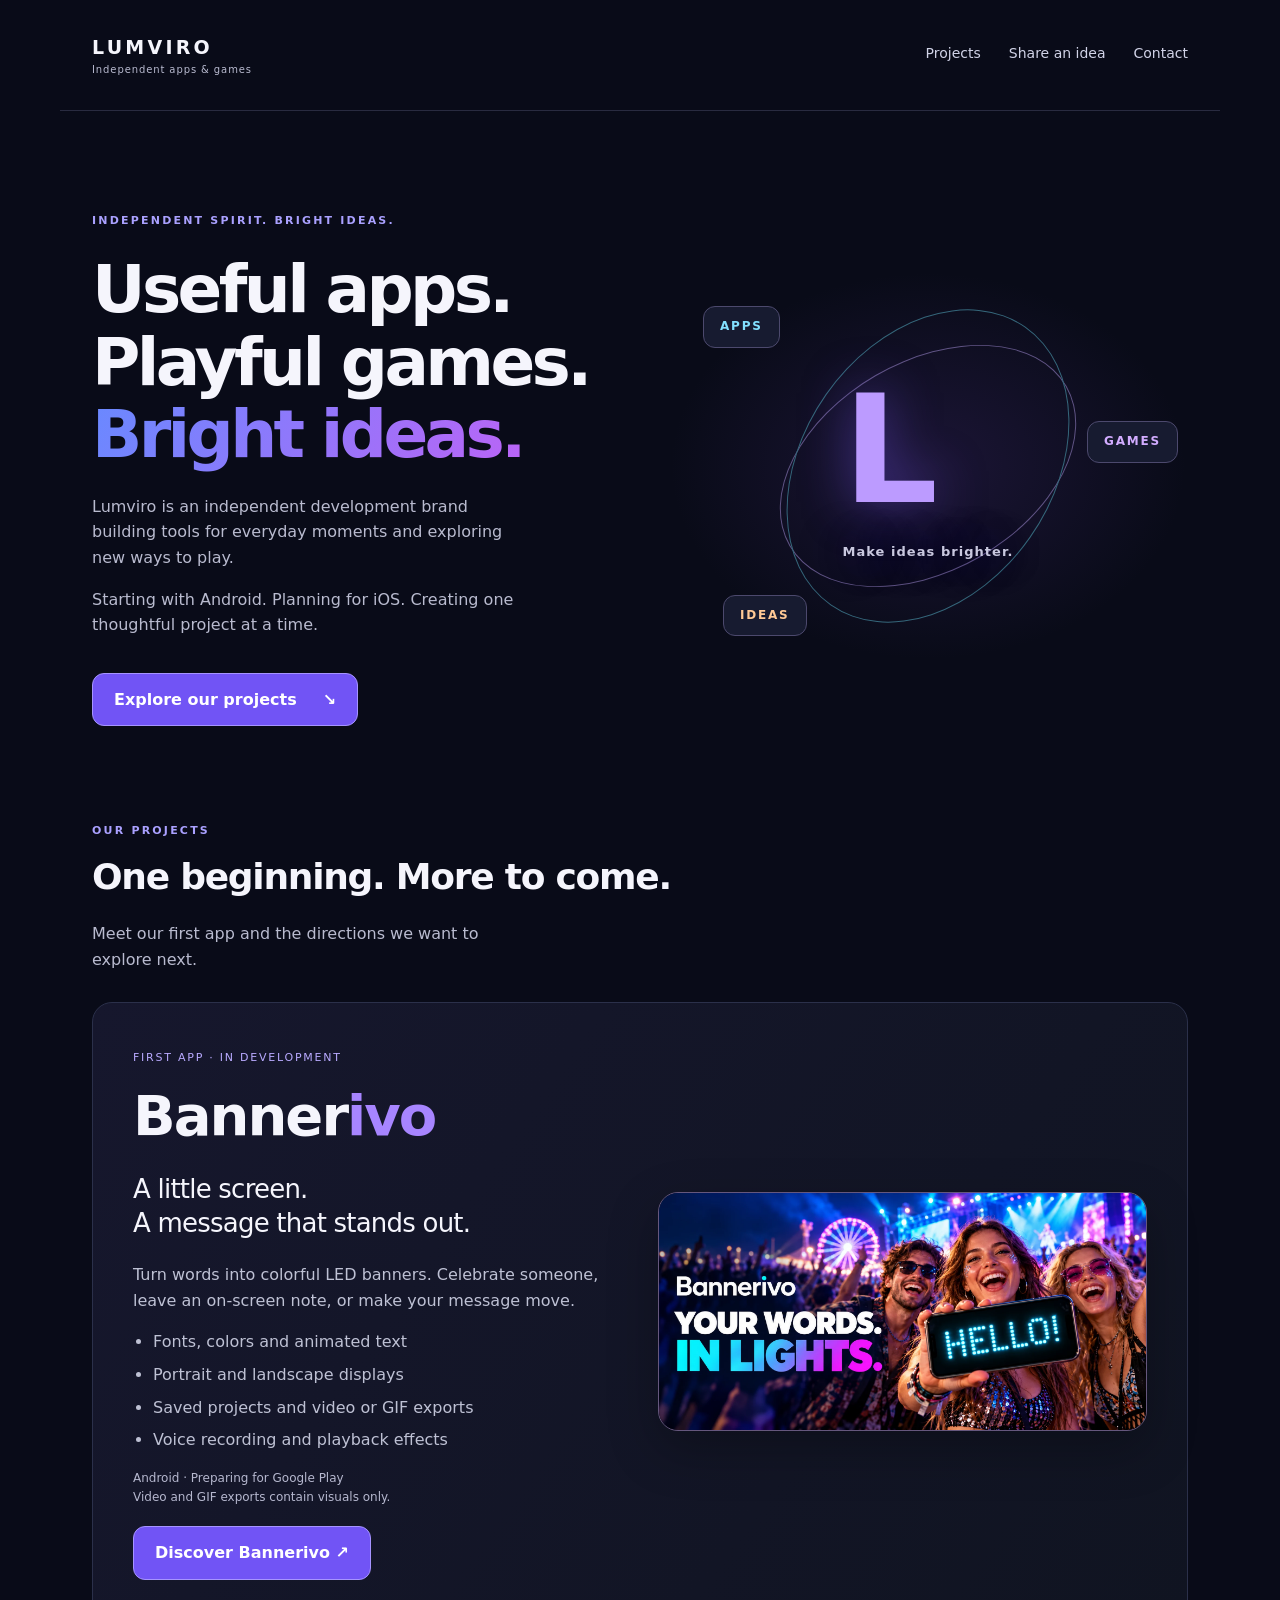
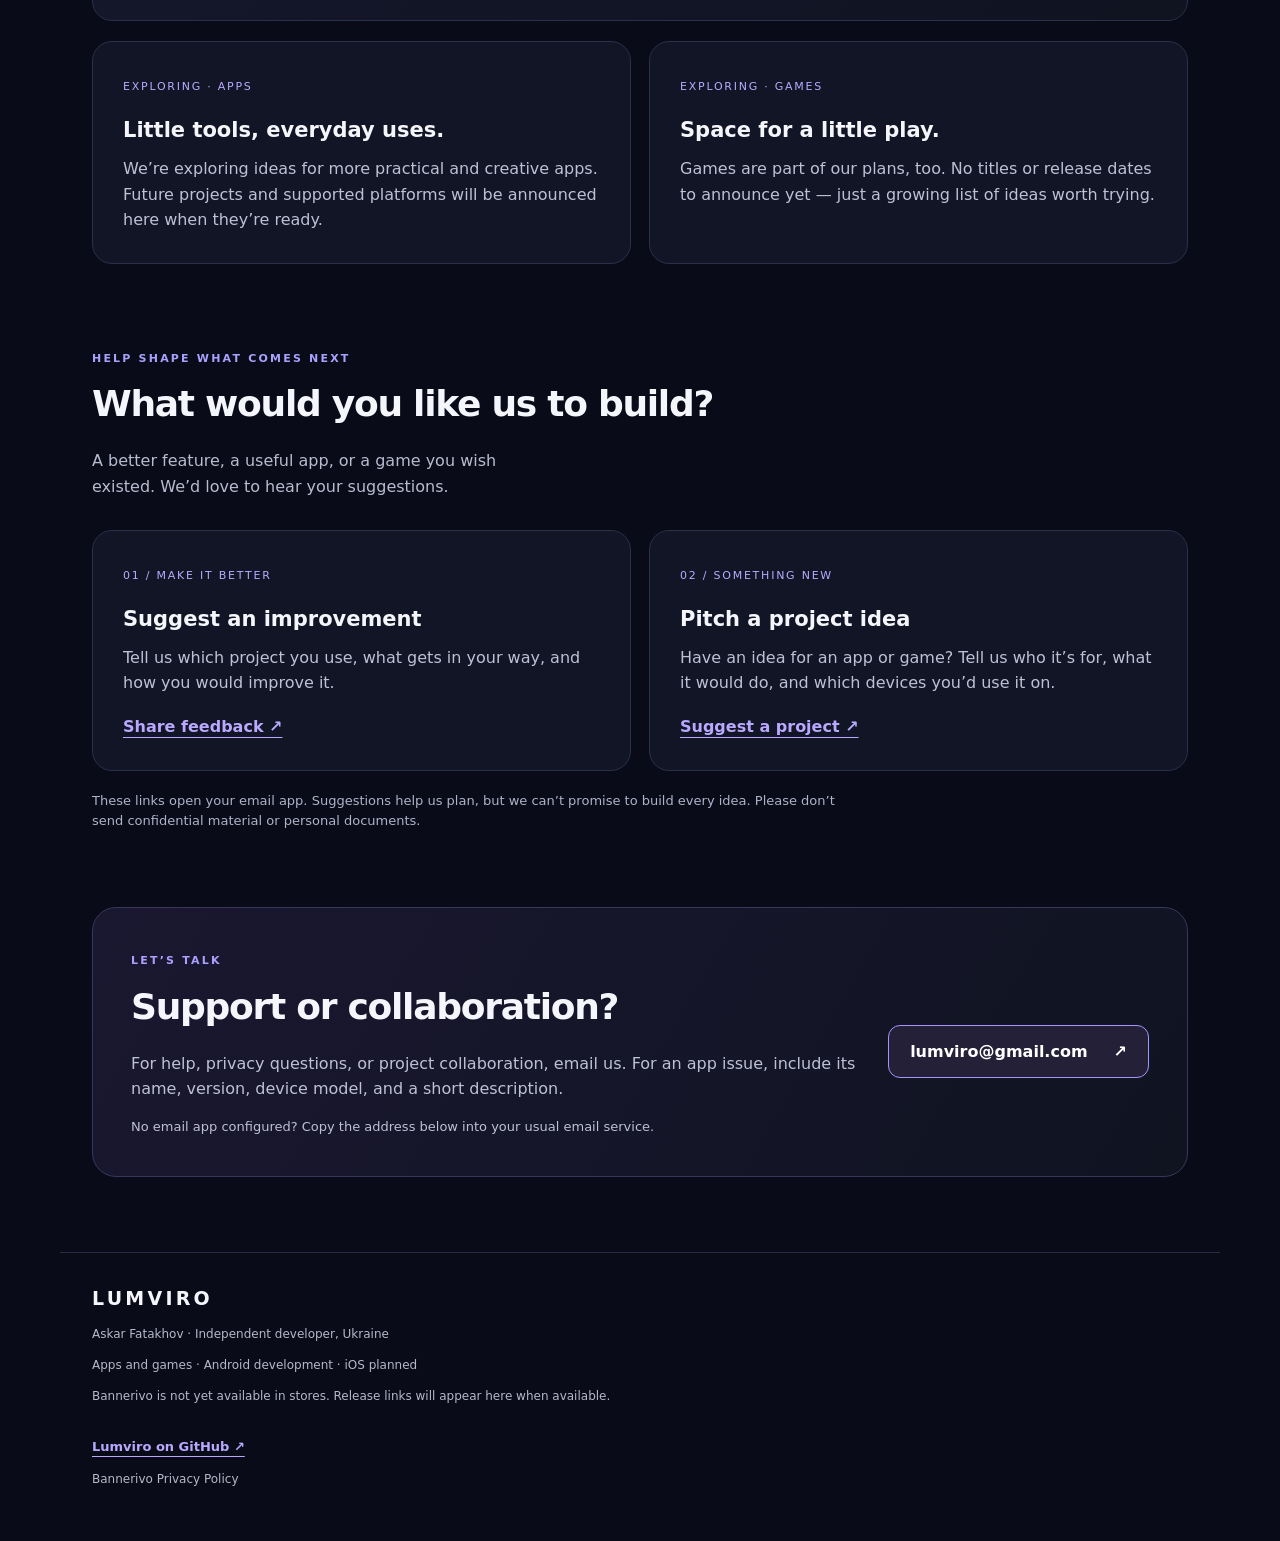
<file: index.html>
<!doctype html>
<html lang="en">
<head><meta charset="utf-8"><meta name="viewport" content="width=device-width,initial-scale=1"><meta name="description" content="Lumviro is an independent developer of apps and games. Discover Bannerivo, follow future projects, and share your ideas."><meta name="theme-color" content="#090b18"><title>Lumviro · Apps, games & bright ideas</title><link rel="icon" href="assets/lumviro.svg"><link rel="stylesheet" href="style.css"><link rel="stylesheet" href="motion.css"><script src="motion.js" defer></script></head>
<body>
<a class="skip" href="#main">Skip to content</a>
<header><a class="brand" href="#main">LUMVIRO<span>Independent apps & games</span></a><nav aria-label="Main navigation"><a href="#projects">Projects</a><a href="#ideas">Share an idea</a><a href="#support">Contact</a></nav></header>
<main id="main">
<section class="hero"><div><span class="eyebrow">INDEPENDENT SPIRIT. BRIGHT IDEAS.</span><h1>Useful apps.<br>Playful games.<br><span>Bright ideas.</span></h1><p class="copy">Lumviro is an independent development brand building tools for everyday moments and exploring new ways to play.</p><p class="copy">Starting with Android. Planning for iOS. Creating one thoughtful project at a time.</p><a class="button" href="#projects">Explore our projects <span aria-hidden="true">↘</span></a></div><div class="studio-visual" aria-hidden="true"><div class="orbit orbit-one"></div><div class="orbit orbit-two"></div><div class="monogram">L<span>Make ideas brighter.</span></div><span class="float-label label-apps">APPS</span><span class="float-label label-games">GAMES</span><span class="float-label label-ideas">IDEAS</span></div></section>
<section id="projects"><div class="section-title"><span class="eyebrow">OUR PROJECTS</span><h2>One beginning. More to come.</h2><p class="copy">Meet our first app and the directions we want to explore next.</p></div>
<article class="featured" id="bannerivo"><div><span class="number">FIRST APP · IN DEVELOPMENT</span><h2 class="product-name">Banner<span>ivo</span></h2><p class="intro">A little screen.<br>A message that stands out.</p><p>Turn words into colorful LED banners. Celebrate someone, leave an on-screen note, or make your message move.</p><ul class="features"><li>Fonts, colors and animated text</li><li>Portrait and landscape displays</li><li>Saved projects and video or GIF exports</li><li>Voice recording and playback effects</li></ul><p class="status">Android · Preparing for Google Play<br>Video and GIF exports contain visuals only.</p><a class="button" href="bannerivo.html">Discover Bannerivo ↗</a></div><a class="featured-art" href="bannerivo.html" aria-label="Discover Bannerivo"><img src="assets/bannerivo/selected-cover.webp" width="1795" height="876" alt="Bannerivo — Your words. In lights. A glowing HELLO! banner at a concert." loading="lazy" decoding="async"></a></article>
<div class="grid upcoming"><article><span class="number">EXPLORING · APPS</span><h3>Little tools, everyday uses.</h3><p>We’re exploring ideas for more practical and creative apps. Future projects and supported platforms will be announced here when they’re ready.</p></article><article><span class="number">EXPLORING · GAMES</span><h3>Space for a little play.</h3><p>Games are part of our plans, too. No titles or release dates to announce yet — just a growing list of ideas worth trying.</p></article></div>
</section>
<section class="ideas" id="ideas"><div class="section-title"><span class="eyebrow">HELP SHAPE WHAT COMES NEXT</span><h2>What would you like us to build?</h2><p class="copy">A better feature, a useful app, or a game you wish existed. We’d love to hear your suggestions.</p></div><div class="grid"><article><span class="number">01 / MAKE IT BETTER</span><h3>Suggest an improvement</h3><p>Tell us which project you use, what gets in your way, and how you would improve it.</p><a class="text-link" href="mailto:lumviro@gmail.com?subject=Product%20improvement%20idea">Share feedback ↗</a></article><article><span class="number">02 / SOMETHING NEW</span><h3>Pitch a project idea</h3><p>Have an idea for an app or game? Tell us who it’s for, what it would do, and which devices you’d use it on.</p><a class="text-link" href="mailto:lumviro@gmail.com?subject=New%20app%20or%20game%20idea">Suggest a project ↗</a></article></div><p class="note">These links open your email app. Suggestions help us plan, but we can’t promise to build every idea. Please don’t send confidential material or personal documents.</p></section>
<section class="support" id="support"><div><span class="eyebrow">LET’S TALK</span><h2>Support or collaboration?</h2><p>For help, privacy questions, or project collaboration, email us. For an app issue, include its name, version, device model, and a short description.</p><p class="note">No email app configured? Copy the address below into your usual email service.</p></div><a class="button secondary" href="mailto:lumviro@gmail.com">lumviro@gmail.com <span aria-hidden="true">↗</span></a></section>
</main><footer><div class="brand">LUMVIRO</div><p>Askar Fatakhov · Independent developer, Ukraine</p><p>Apps and games · Android development · iOS planned</p><p>Bannerivo is not yet available in stores. Release links will appear here when available.</p><a class="text-link" href="https://github.com/LUMVIRO">Lumviro on GitHub ↗</a><p><a href="privacy.html">Bannerivo Privacy Policy</a></p></footer>
</body></html>
</file>
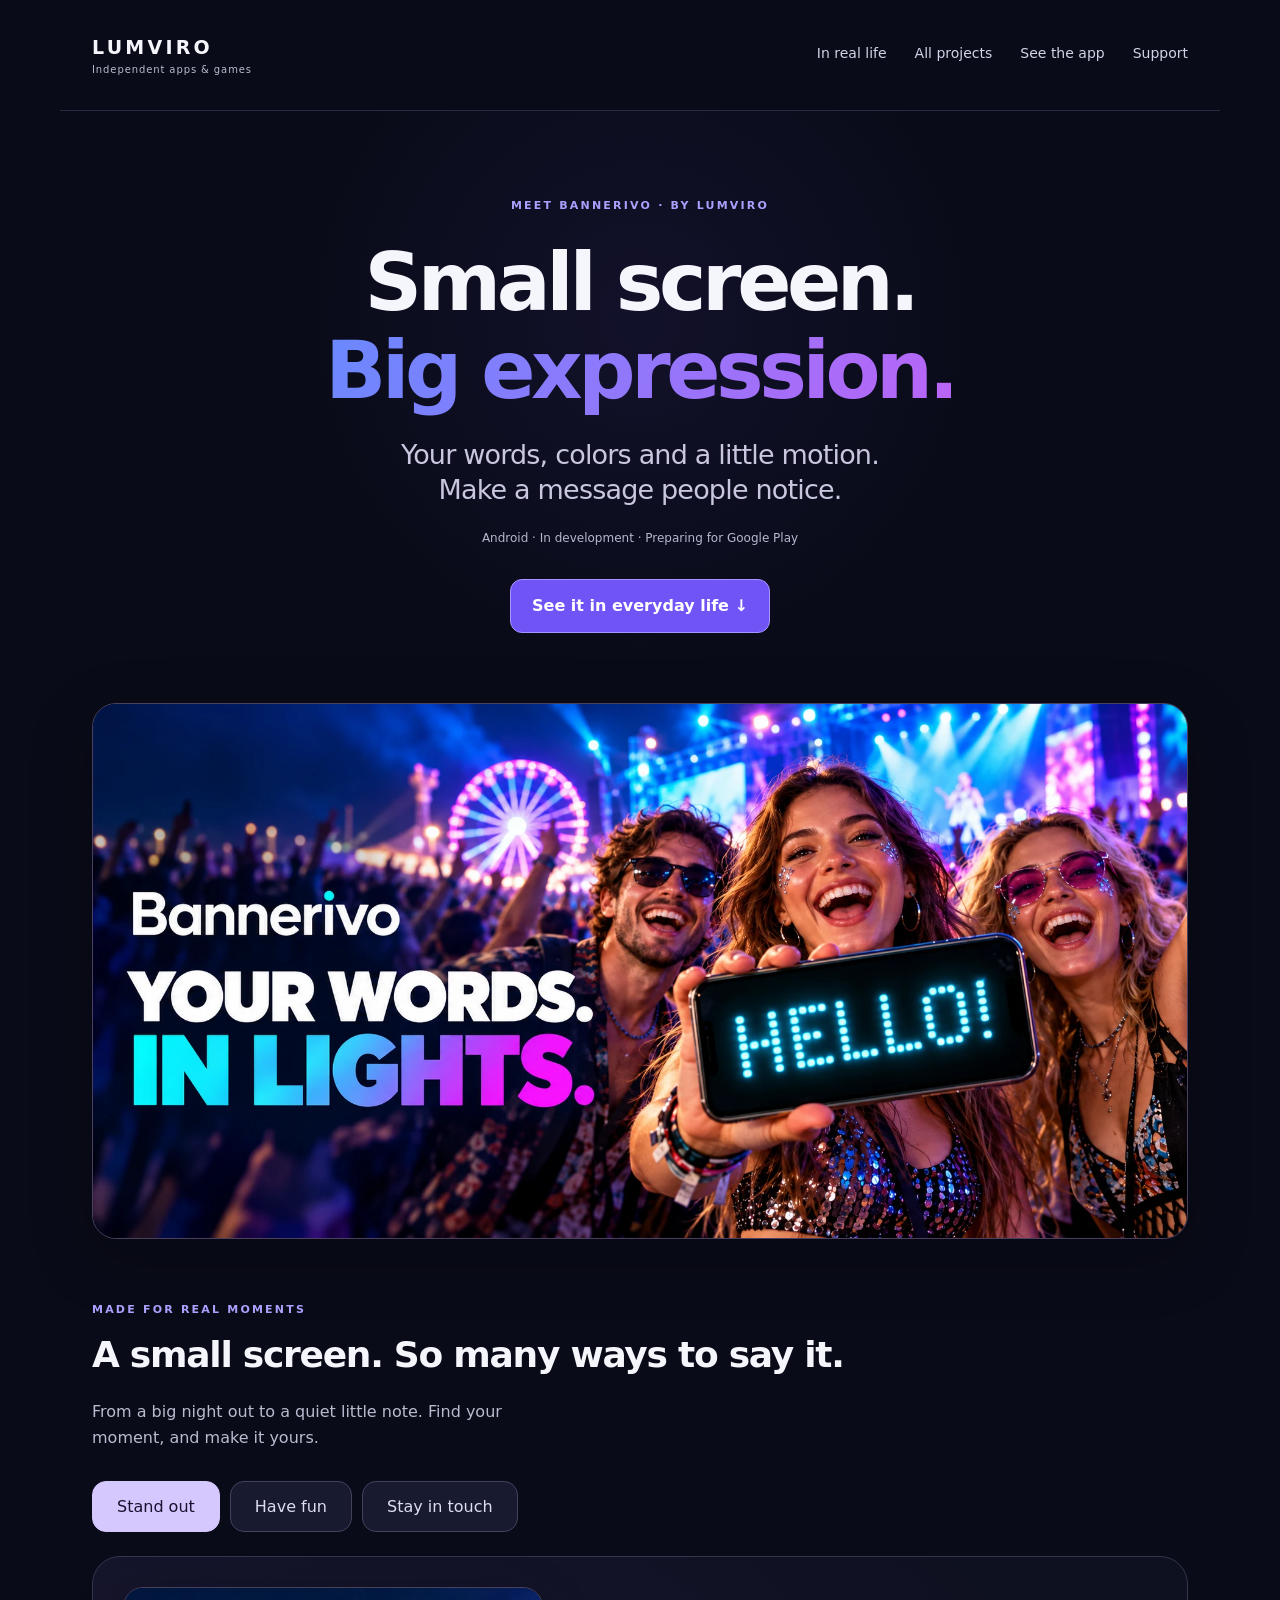
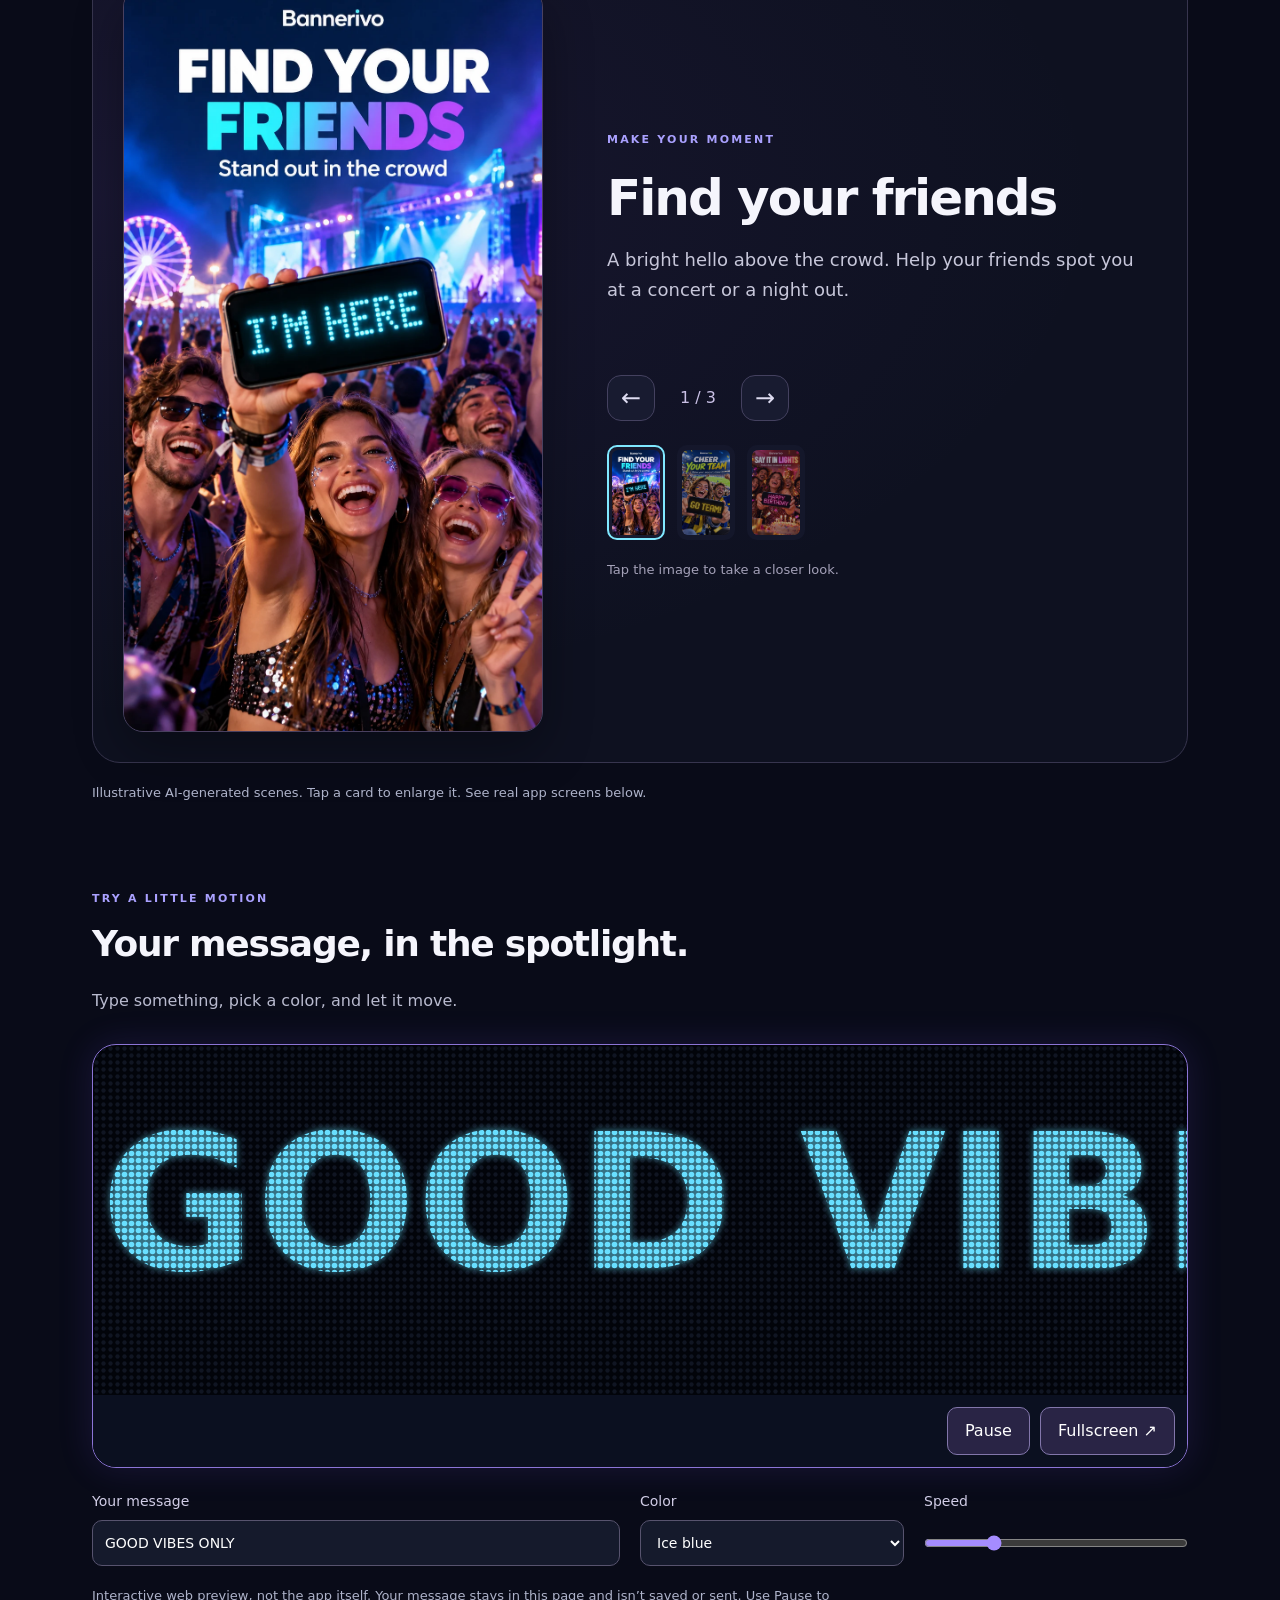
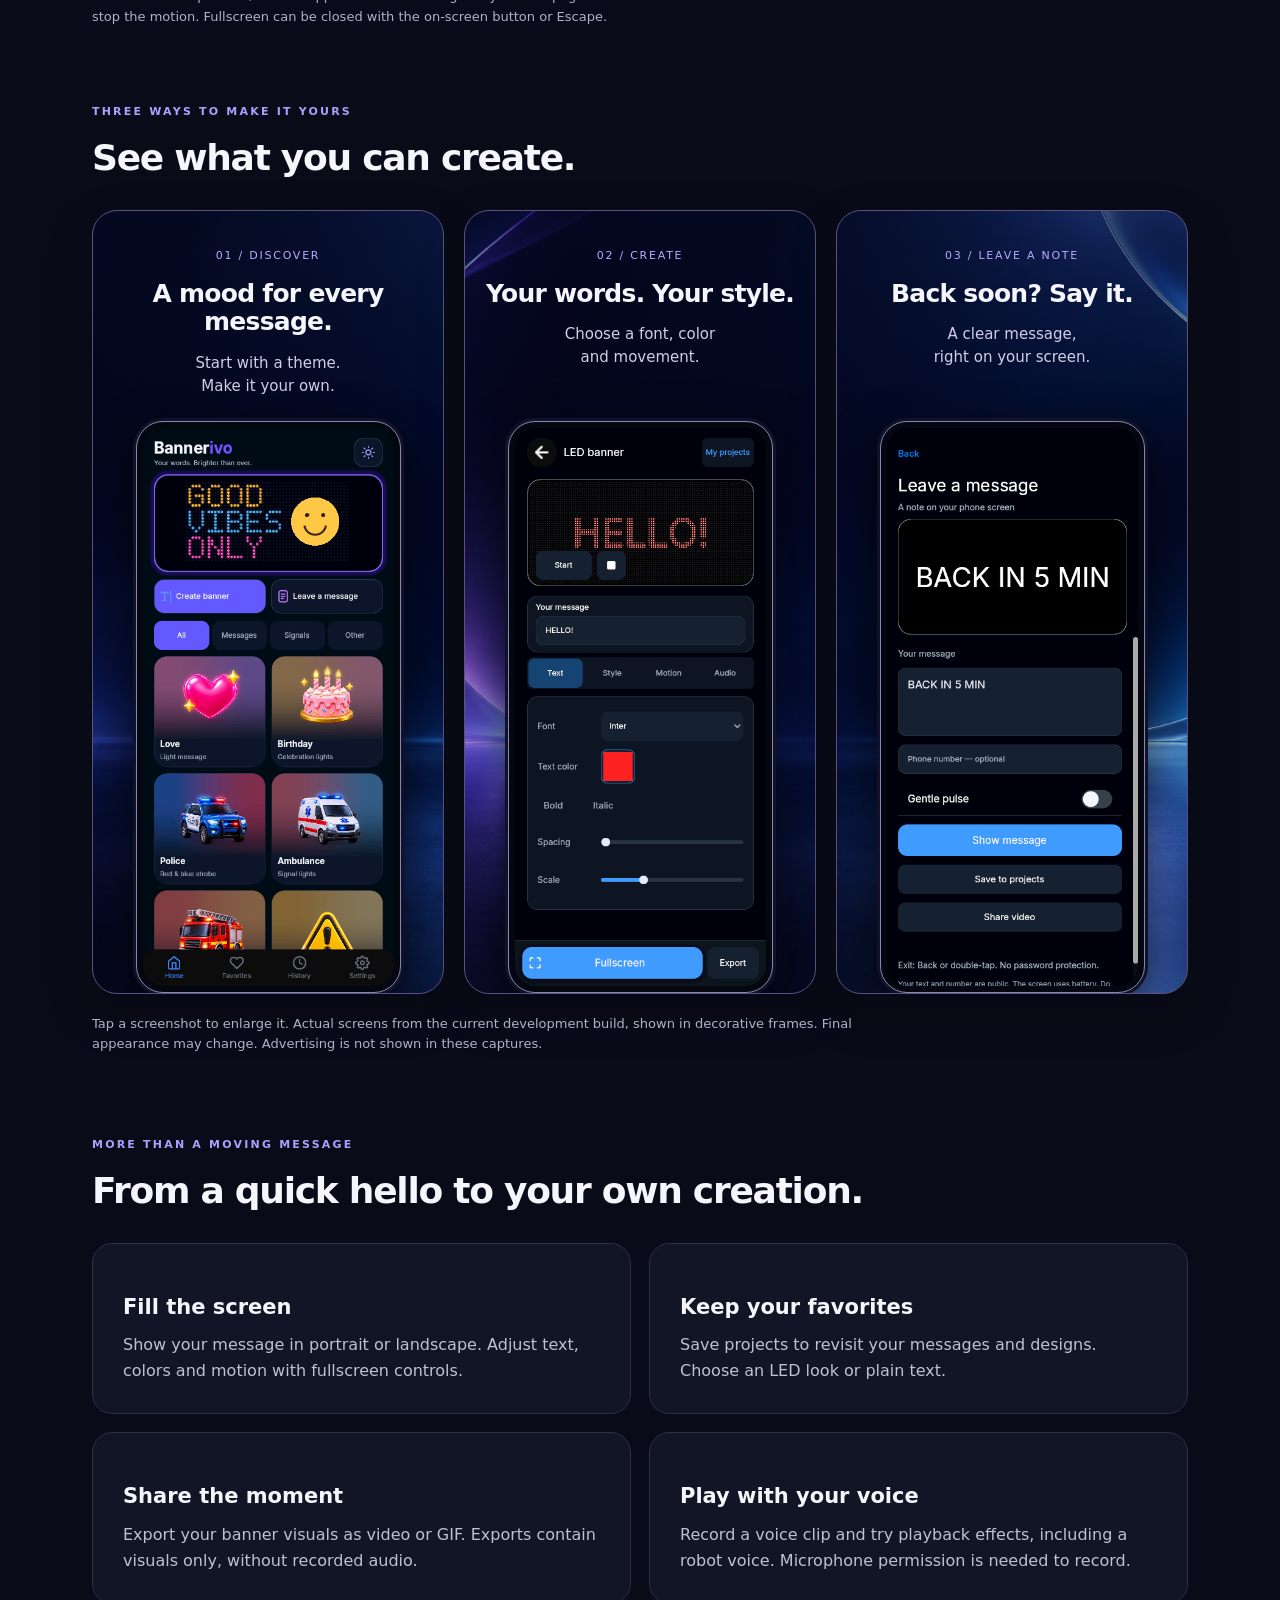
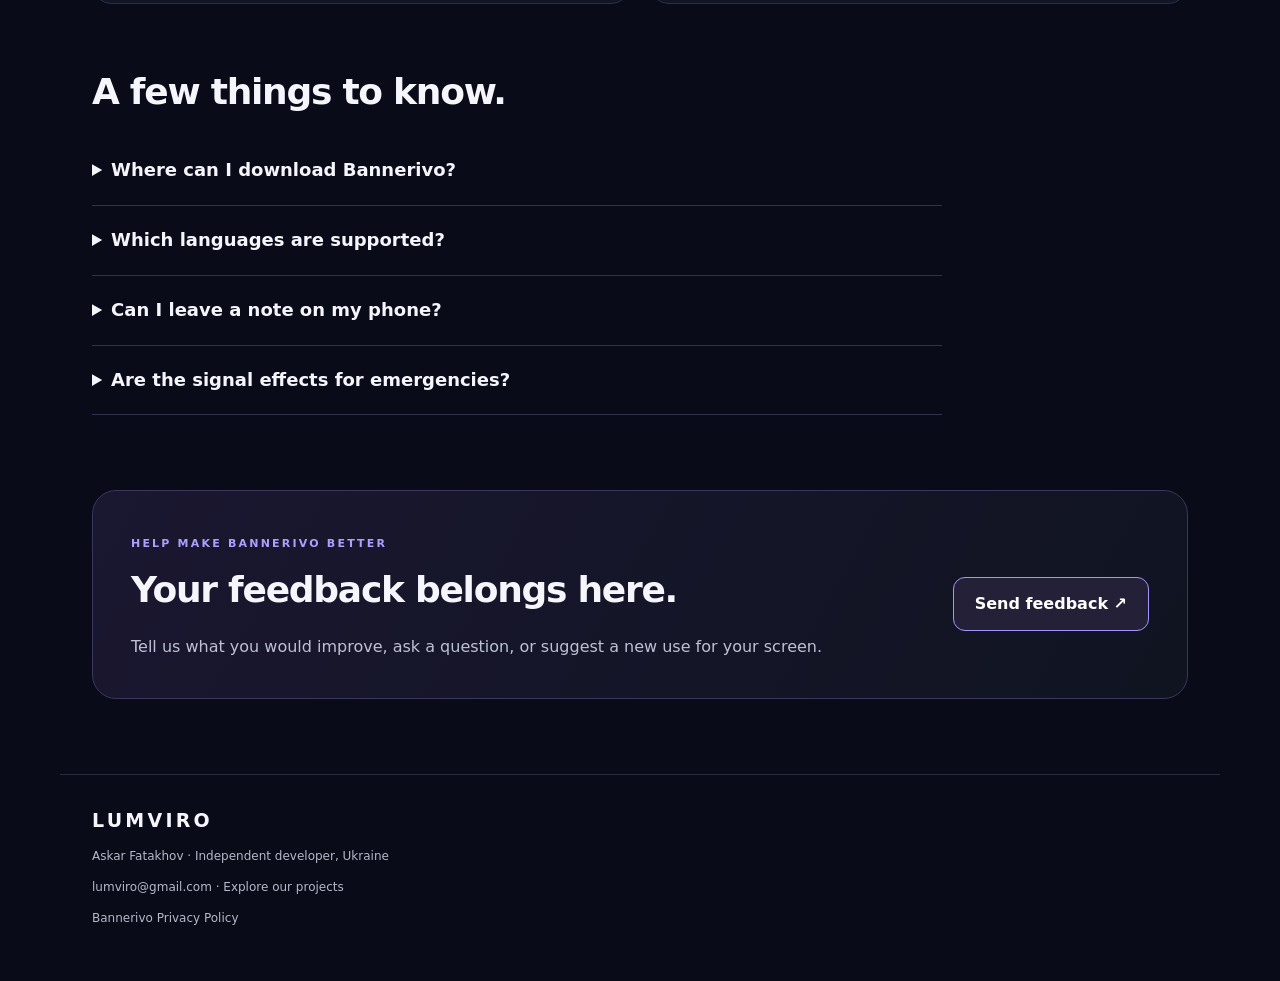
<file: bannerivo.html>
<!doctype html>
<html lang="en"><head><meta charset="utf-8"><meta name="viewport" content="width=device-width,initial-scale=1"><meta name="description" content="Meet Bannerivo by Lumviro: create LED messages, leave a note, and share banner videos or GIFs. Preparing for Google Play."><meta name="theme-color" content="#090b18"><title>Bannerivo · Your words, brighter · Lumviro</title><link rel="icon" href="assets/bannerivo.png"><link rel="stylesheet" href="style.css"><link rel="stylesheet" href="bannerivo.css"><script src="bannerivo.js" defer></script><script src="gallery.js" defer></script><link rel="stylesheet" href="motion.css"><script src="motion.js" defer></script></head>
<body><a class="skip" href="#main">Skip to content</a><header><a class="brand" href="index.html">LUMVIRO<span>Independent apps & games</span></a><nav aria-label="Main navigation"><a href="#in-life">In real life</a><a href="index.html#projects">All projects</a><a href="#screens">See the app</a><a href="#support">Support</a></nav></header>
<main id="main"><section class="product-hero"><span class="eyebrow">MEET BANNERIVO · BY LUMVIRO</span><h1>Small screen.<br><span>Big expression.</span></h1><p class="intro">Your words, colors and a little motion.<br>Make a message people notice.</p><p class="status">Android · In development · Preparing for Google Play</p><a class="button" href="#in-life">See it in everyday life ↓</a></section>
<figure class="campaign-cover"><img src="assets/bannerivo/selected-cover.webp" width="1795" height="876" alt="Bannerivo — Your words. In lights. Friends at a concert holding a glowing HELLO! phone banner." fetchpriority="high" decoding="async"></figure>
<section class="life-stories" id="in-life" aria-labelledby="life-title">
<div class="section-title"><span class="eyebrow">MADE FOR REAL MOMENTS</span><h2 id="life-title">A small screen. So many ways to say it.</h2><p class="copy">From a big night out to a quiet little note. Find your moment, and make it yours.</p></div>
<div class="life-grid">
<figure class="life-card"><a class="screenshot-link campaign-link" href="assets/bannerivo/selected-01-find-friends.webp" data-title="Find your friends" aria-label="Enlarge: Find your friends"><img src="assets/bannerivo/selected-01-find-friends.webp" width="941" height="1672" alt="Friends at a concert holding an I’M HERE LED banner. Find your friends — stand out in the crowd." loading="lazy" decoding="async"></a></figure>
<figure class="life-card"><a class="screenshot-link campaign-link" href="assets/bannerivo/selected-02-team.webp" data-title="Cheer your team" aria-label="Enlarge: Cheer your team"><img src="assets/bannerivo/selected-02-team.webp" width="941" height="1672" alt="Fans at a stadium holding GO TEAM! on a phone. Cheer your team — make your support shine." loading="lazy" decoding="async"></a></figure>
<figure class="life-card"><a class="screenshot-link campaign-link" href="assets/bannerivo/selected-03-celebrate.webp" data-title="Say it in lights" aria-label="Enlarge: Say it in lights"><img src="assets/bannerivo/selected-03-celebrate.webp" width="941" height="1672" alt="Friends celebrating a birthday with a HAPPY BIRTHDAY phone banner. Say it in lights." loading="lazy" decoding="async"></a></figure>
<figure class="life-card"><a class="screenshot-link campaign-link" href="assets/bannerivo/selected-04-police-prank.webp" data-title="Light up the prank" aria-label="Enlarge: Light up the prank"><img src="assets/bannerivo/selected-04-police-prank.webp" width="941" height="1672" alt="Friends at a house party with red and blue phone lights. Police lights, just for fun." loading="lazy" decoding="async"></a></figure>
<figure class="life-card"><a class="screenshot-link campaign-link" href="assets/bannerivo/selected-05-leave-message.webp" data-title="Leave a message" aria-label="Enlarge: Leave a message"><img src="assets/bannerivo/selected-05-leave-message.webp" width="941" height="1672" alt="A phone on a café table displaying BACK SOON. Step away, leave a message." loading="lazy" decoding="async"></a></figure>
<figure class="life-card"><a class="screenshot-link campaign-link" href="assets/bannerivo/selected-06-text-with-sound.webp" data-title="Your words, your voice" aria-label="Enlarge: Your words, your voice"><img src="assets/bannerivo/selected-06-text-with-sound.webp" width="941" height="1672" alt="Friends enjoying a HELLO! banner with a decorative sound wave. Add a voice recording to your banner." loading="lazy" decoding="async"></a></figure>
<figure class="life-card"><a class="screenshot-link campaign-link" href="assets/bannerivo/selected-07-share-gif.webp" data-title="Send a GIF" aria-label="Enlarge: Send a GIF"><img src="assets/bannerivo/selected-07-share-gif.webp" width="941" height="1672" alt="Friends sharing a HEY YOU! LED greeting as a GIF. Make it move, send a GIF." loading="lazy" decoding="async"></a></figure>
</div><p class="note">Illustrative AI-generated scenes. Tap a card to enlarge it. See real app screens below.</p></section>
<section class="live-demo" id="demo" aria-labelledby="demo-title">
<div class="section-title"><span class="eyebrow">TRY A LITTLE MOTION</span><h2 id="demo-title">Your message, in the spotlight.</h2><p class="copy">Type something, pick a color, and let it move.</p></div>
<div class="demo-stage" id="demo-stage"><canvas id="led-demo" role="img" aria-label="Animated LED message: GOOD VIBES ONLY"></canvas><div class="stage-actions"><button type="button" id="demo-play" aria-pressed="false">Pause</button><button type="button" id="demo-fullscreen">Fullscreen ↗</button></div></div>
<div class="demo-controls"><label class="message-control" for="demo-message">Your message<input id="demo-message" type="text" maxlength="80" value="GOOD VIBES ONLY" autocomplete="off"></label><label for="demo-color">Color<select id="demo-color"><option value="#69dfff">Ice blue</option><option value="#ff86ce">Pink</option><option value="#ffd26f">Amber</option><option value="#9affb0">Mint</option><option value="#ffffff">White</option></select></label><label for="demo-speed">Speed<input id="demo-speed" type="range" min="40" max="320" value="110"></label></div>
<p class="note">Interactive web preview, not the app itself. Your message stays in this page and isn’t saved or sent. Use Pause to stop the motion. Fullscreen can be closed with the on-screen button or Escape.</p><p id="demo-status" class="note" role="status"></p><noscript><p>Enable JavaScript to try the moving display. The app screenshots below remain available.</p></noscript></section>
<section id="screens" aria-labelledby="screens-title"><div class="section-title"><span class="eyebrow">THREE WAYS TO MAKE IT YOURS</span><h2 id="screens-title">See what you can create.</h2></div><div class="showcase-grid">
<figure class="showcase"><figcaption><span class="number">01 / DISCOVER</span><h3>A mood for every message.</h3><p>Start with a theme.<br>Make it your own.</p></figcaption><a class="phone screenshot-link" href="assets/bannerivo/home.png" data-title="Home screen" aria-label="Enlarge: Home screen"><img src="assets/bannerivo/home.png" alt="Bannerivo home screen with Love, Birthday, Police and Ambulance cards" width="412" height="915" fetchpriority="high"></a></figure>
<figure class="showcase editor-shot"><figcaption><span class="number">02 / CREATE</span><h3>Your words. Your style.</h3><p>Choose a font, color<br>and movement.</p></figcaption><a class="phone screenshot-link" href="assets/bannerivo/editor.png" data-title="Banner editor" aria-label="Enlarge: Banner editor"><img src="assets/bannerivo/editor.png" alt="LED banner editor with a HELLO! message, font, color and size controls" width="412" height="915" loading="lazy"></a></figure>
<figure class="showcase note-shot"><figcaption><span class="number">03 / LEAVE A NOTE</span><h3>Back soon? Say it.</h3><p>A clear message,<br>right on your screen.</p></figcaption><a class="phone screenshot-link" href="assets/bannerivo/note.png" data-title="Leave a message" aria-label="Enlarge: Leave a message"><img src="assets/bannerivo/note.png" alt="Leave a message screen showing BACK IN 5 MIN and an optional phone number field" width="412" height="915" loading="lazy"></a></figure>
</div><p class="note">Tap a screenshot to enlarge it. Actual screens from the current development build, shown in decorative frames. Final appearance may change. Advertising is not shown in these captures.</p></section>
<section class="product-features"><div class="section-title"><span class="eyebrow">MORE THAN A MOVING MESSAGE</span><h2>From a quick hello to your own creation.</h2></div><div class="grid"><article><h3>Fill the screen</h3><p>Show your message in portrait or landscape. Adjust text, colors and motion with fullscreen controls.</p></article><article><h3>Keep your favorites</h3><p>Save projects to revisit your messages and designs. Choose an LED look or plain text.</p></article><article><h3>Share the moment</h3><p>Export your banner visuals as video or GIF. Exports contain visuals only, without recorded audio.</p></article><article><h3>Play with your voice</h3><p>Record a voice clip and try playback effects, including a robot voice. Microphone permission is needed to record.</p></article></div></section>
<section class="details"><h2>A few things to know.</h2><details><summary>Where can I download Bannerivo?</summary><p>Bannerivo is preparing for Google Play and is not publicly available yet. We’ll add the store link here after release. There is no iOS release announced for Bannerivo.</p></details><details><summary>Which languages are supported?</summary><p>The current build supports English, Ukrainian, Russian, German, Spanish, French, Italian and Polish.</p></details><details><summary>Can I leave a note on my phone?</summary><p>Yes. You can display a message and an optional phone number. The information is visible to anyone who can see the screen, and the feature does not lock or protect your phone. Avoid leaving your phone in direct sunlight or behind glass where it can overheat.</p></details><details><summary>Are the signal effects for emergencies?</summary><p>No. Light and sound effects are for decoration and entertainment, not official emergency signals. Some modes use bright flashes and loud sounds.</p></details></section>
<section class="support" id="support"><div><span class="eyebrow">HELP MAKE BANNERIVO BETTER</span><h2>Your feedback belongs here.</h2><p>Tell us what you would improve, ask a question, or suggest a new use for your screen.</p></div><a class="button secondary" href="mailto:lumviro@gmail.com?subject=Bannerivo%20feedback">Send feedback ↗</a></section></main>
<dialog id="screenshot-dialog" aria-labelledby="screenshot-title"><div class="lightbox-bar"><h2 id="screenshot-title">App screenshot</h2><button type="button" id="close-screenshot" autofocus>Close ✕</button></div><img id="screenshot-large" alt=""></dialog><footer><a class="brand" href="index.html">LUMVIRO</a><p>Askar Fatakhov · Independent developer, Ukraine</p><p><a href="mailto:lumviro@gmail.com">lumviro@gmail.com</a> · <a href="index.html#projects">Explore our projects</a></p><p><a href="privacy.html">Bannerivo Privacy Policy</a></p></footer></body></html>
</file>
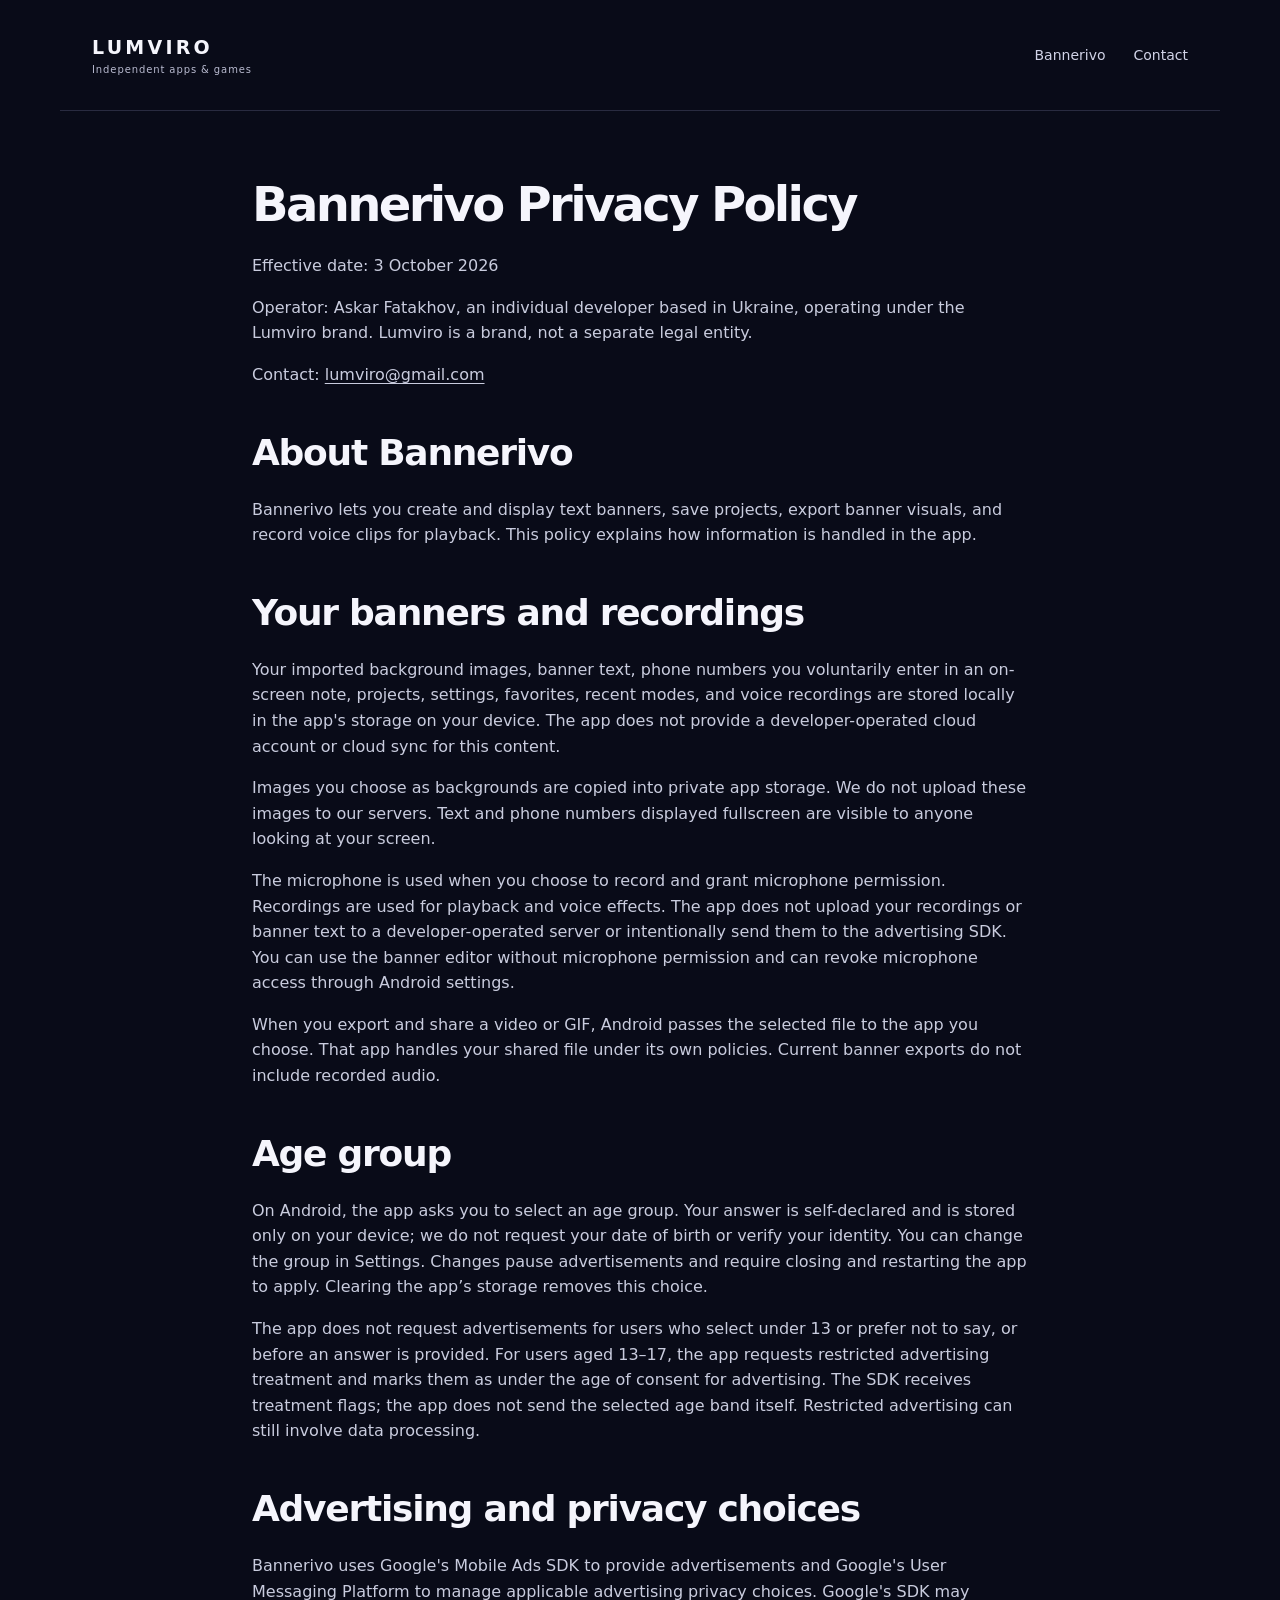
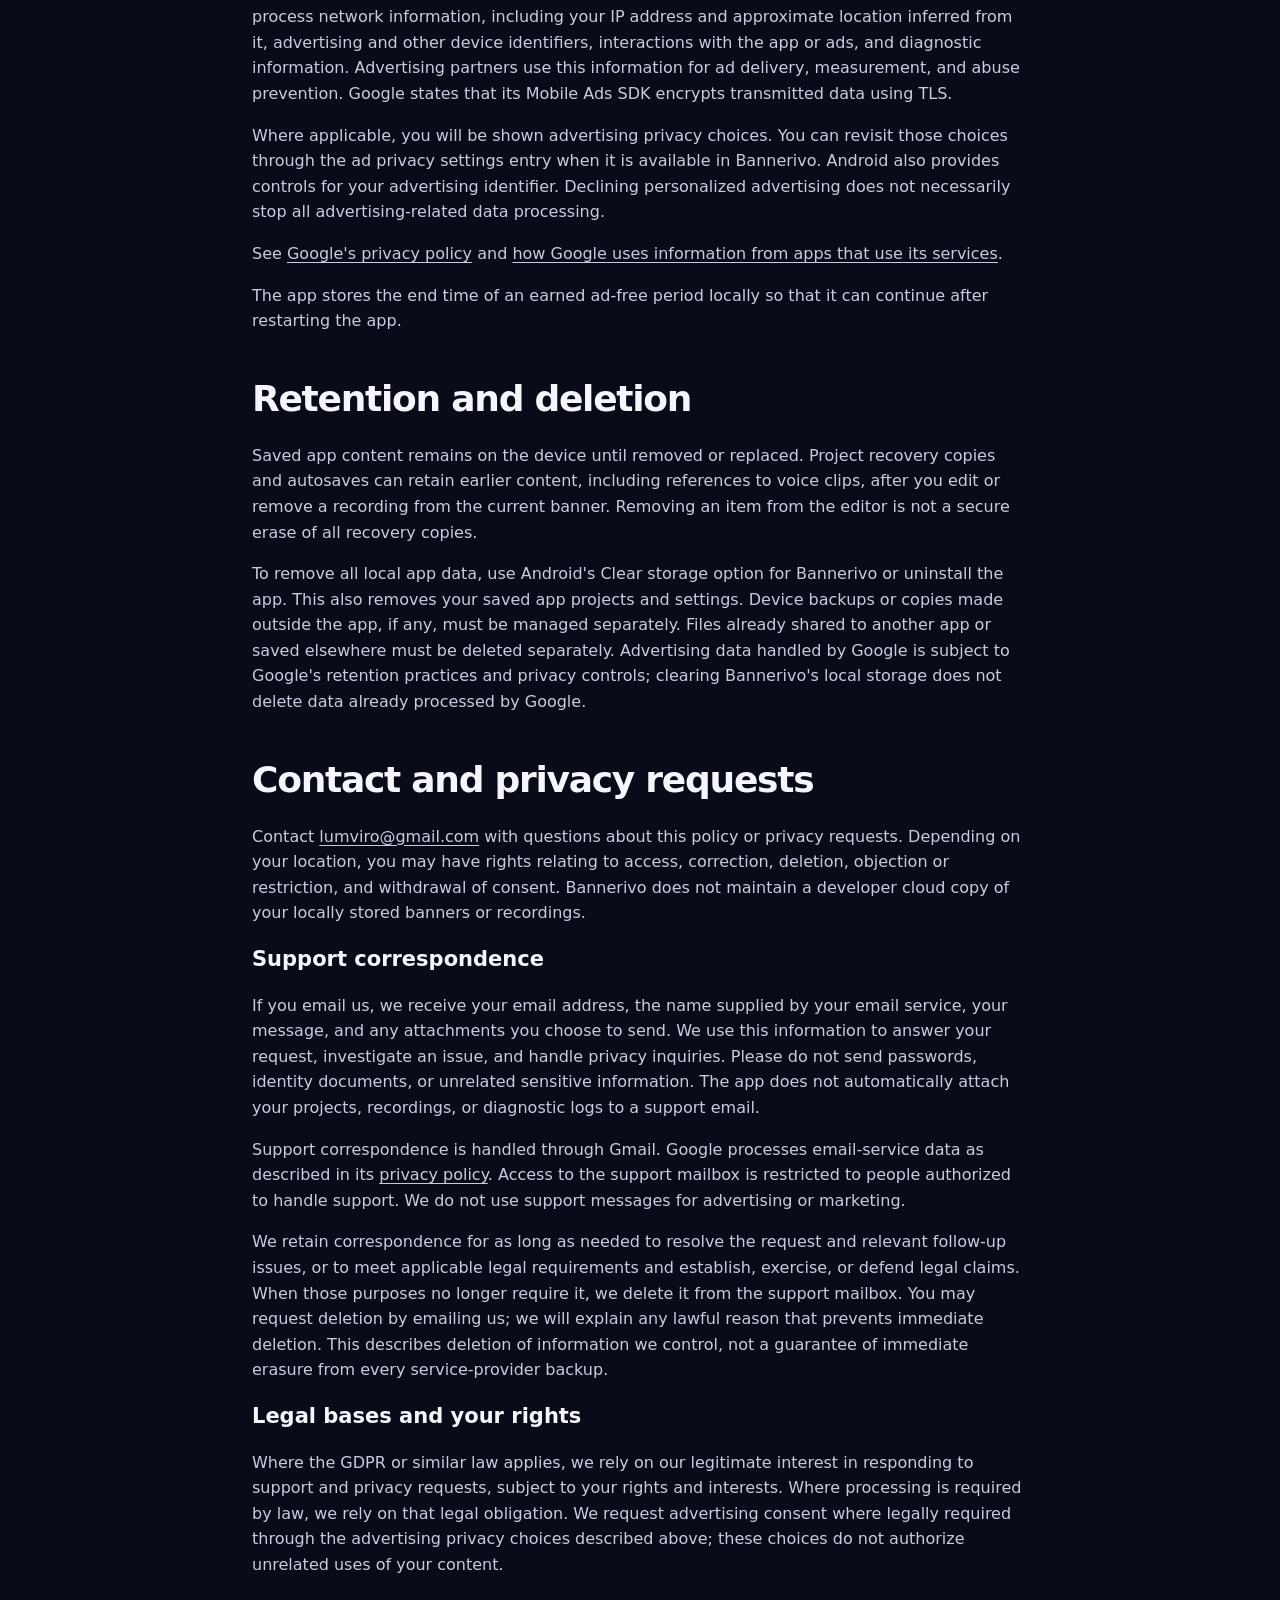
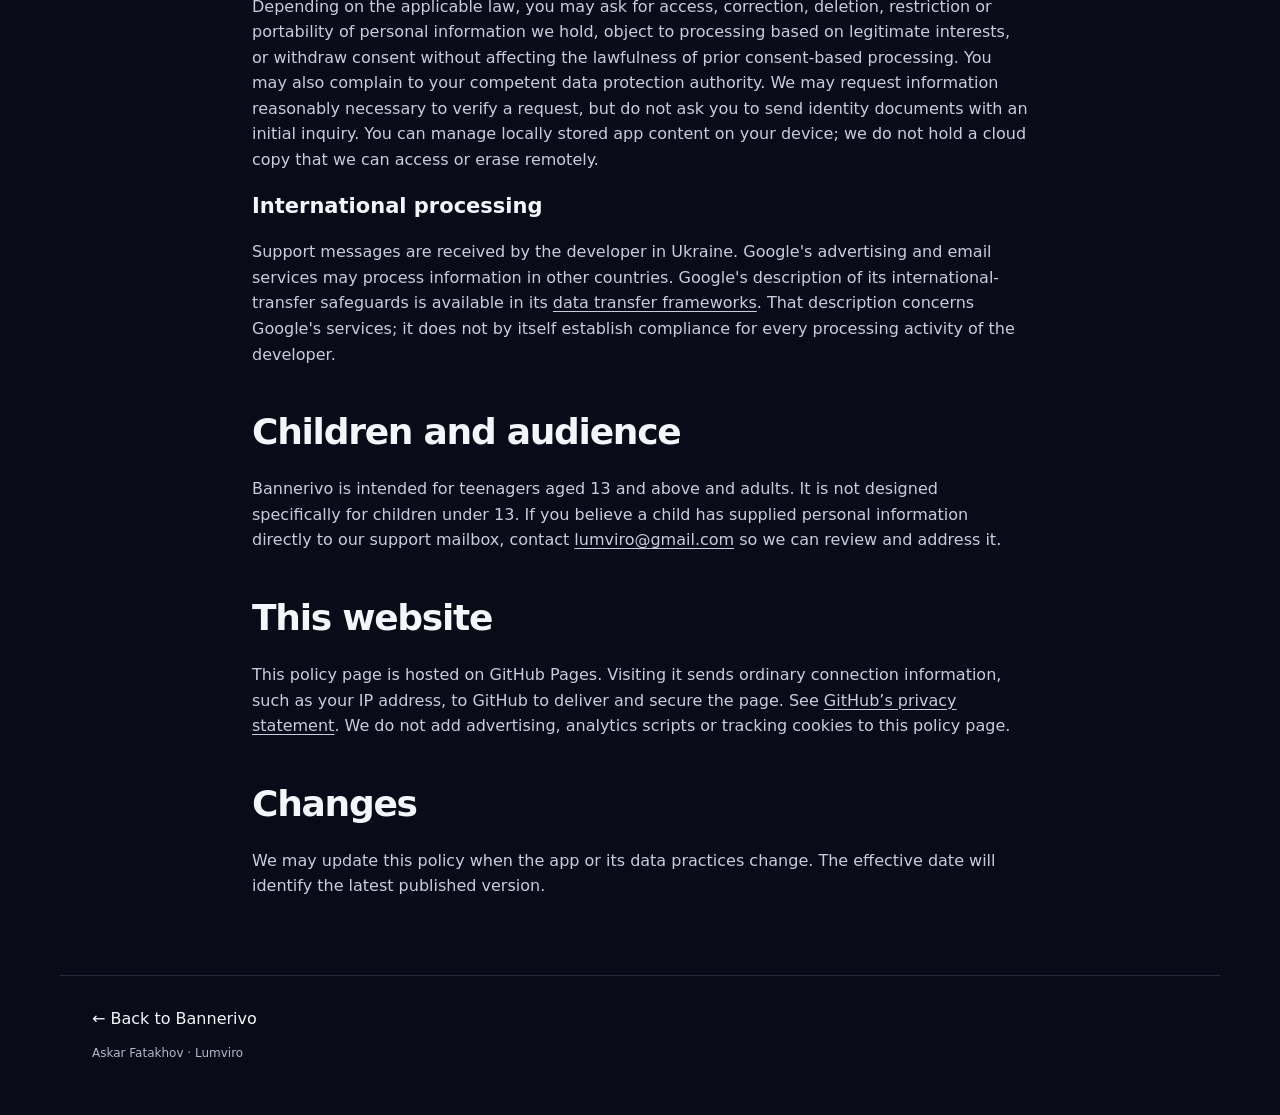
<file: privacy.html>
<!doctype html><html lang="en"><head><meta charset="utf-8"><meta name="viewport" content="width=device-width,initial-scale=1"><meta name="description" content="Bannerivo privacy policy: local content, microphone, advertising, privacy choices and contact details."><title>Bannerivo Privacy Policy · Lumviro</title><link rel="icon" href="assets/lumviro.svg"><link rel="stylesheet" href="style.css"><style>.policy{max-width:840px;padding-top:45px;padding-bottom:60px}.policy h1{font-size:clamp(32px,6vw,48px)}.policy h2{margin-top:42px}.policy p{color:#c9ccde}.policy a{text-decoration:underline;text-underline-offset:3px;overflow-wrap:anywhere}</style></head><body><a class="skip" href="#main">Skip to content</a><header><a class="brand" href="index.html">LUMVIRO<span>Independent apps &amp; games</span></a><nav aria-label="Main navigation"><a href="bannerivo.html">Bannerivo</a><a href="mailto:lumviro@gmail.com">Contact</a></nav></header><main class="policy" id="main"><h1>Bannerivo Privacy Policy</h1>
<p>Effective date: 3 October 2026</p>
<p>Operator: Askar Fatakhov, an individual developer based in Ukraine, operating under the Lumviro brand. Lumviro is a brand, not a separate legal entity.</p>
<p>Contact: <a href="mailto:lumviro@gmail.com">lumviro@gmail.com</a></p>
<h2>About Bannerivo</h2>
<p>Bannerivo lets you create and display text banners, save projects, export banner visuals, and record voice clips for playback. This policy explains how information is handled in the app.</p>
<h2>Your banners and recordings</h2>
<p>Your imported background images, banner text, phone numbers you voluntarily enter in an on-screen note, projects, settings, favorites, recent modes, and voice recordings are stored locally in the app&#x27;s storage on your device. The app does not provide a developer-operated cloud account or cloud sync for this content.</p>
<p>Images you choose as backgrounds are copied into private app storage. We do not upload these images to our servers. Text and phone numbers displayed fullscreen are visible to anyone looking at your screen.</p>
<p>The microphone is used when you choose to record and grant microphone permission. Recordings are used for playback and voice effects. The app does not upload your recordings or banner text to a developer-operated server or intentionally send them to the advertising SDK. You can use the banner editor without microphone permission and can revoke microphone access through Android settings.</p>
<p>When you export and share a video or GIF, Android passes the selected file to the app you choose. That app handles your shared file under its own policies. Current banner exports do not include recorded audio.</p>
<h2>Age group</h2>
<p>On Android, the app asks you to select an age group. Your answer is self-declared and is stored only on your device; we do not request your date of birth or verify your identity. You can change the group in Settings. Changes pause advertisements and require closing and restarting the app to apply. Clearing the app’s storage removes this choice.</p>
<p>The app does not request advertisements for users who select under 13 or prefer not to say, or before an answer is provided. For users aged 13–17, the app requests restricted advertising treatment and marks them as under the age of consent for advertising. The SDK receives treatment flags; the app does not send the selected age band itself. Restricted advertising can still involve data processing.</p>
<h2>Advertising and privacy choices</h2>
<p>Bannerivo uses Google&#x27;s Mobile Ads SDK to provide advertisements and Google&#x27;s User Messaging Platform to manage applicable advertising privacy choices. Google&#x27;s SDK may process network information, including your IP address and approximate location inferred from it, advertising and other device identifiers, interactions with the app or ads, and diagnostic information. Advertising partners use this information for ad delivery, measurement, and abuse prevention. Google states that its Mobile Ads SDK encrypts transmitted data using TLS.</p>
<p>Where applicable, you will be shown advertising privacy choices. You can revisit those choices through the ad privacy settings entry when it is available in Bannerivo. Android also provides controls for your advertising identifier. Declining personalized advertising does not necessarily stop all advertising-related data processing.</p>
<p>See <a href="https://policies.google.com/privacy">Google&#x27;s privacy policy</a> and <a href="https://policies.google.com/technologies/partner-sites">how Google uses information from apps that use its services</a>.</p>
<p>The app stores the end time of an earned ad-free period locally so that it can continue after restarting the app.</p>
<h2>Retention and deletion</h2>
<p>Saved app content remains on the device until removed or replaced. Project recovery copies and autosaves can retain earlier content, including references to voice clips, after you edit or remove a recording from the current banner. Removing an item from the editor is not a secure erase of all recovery copies.</p>
<p>To remove all local app data, use Android&#x27;s Clear storage option for Bannerivo or uninstall the app. This also removes your saved app projects and settings. Device backups or copies made outside the app, if any, must be managed separately. Files already shared to another app or saved elsewhere must be deleted separately. Advertising data handled by Google is subject to Google&#x27;s retention practices and privacy controls; clearing Bannerivo&#x27;s local storage does not delete data already processed by Google.</p>
<h2>Contact and privacy requests</h2>
<p>Contact <a href="mailto:lumviro@gmail.com">lumviro@gmail.com</a> with questions about this policy or privacy requests. Depending on your location, you may have rights relating to access, correction, deletion, objection or restriction, and withdrawal of consent. Bannerivo does not maintain a developer cloud copy of your locally stored banners or recordings.</p>
<h3>Support correspondence</h3>
<p>If you email us, we receive your email address, the name supplied by your email service, your message, and any attachments you choose to send. We use this information to answer your request, investigate an issue, and handle privacy inquiries. Please do not send passwords, identity documents, or unrelated sensitive information. The app does not automatically attach your projects, recordings, or diagnostic logs to a support email.</p>
<p>Support correspondence is handled through Gmail. Google processes email-service data as described in its <a href="https://policies.google.com/privacy">privacy policy</a>. Access to the support mailbox is restricted to people authorized to handle support. We do not use support messages for advertising or marketing.</p>
<p>We retain correspondence for as long as needed to resolve the request and relevant follow-up issues, or to meet applicable legal requirements and establish, exercise, or defend legal claims. When those purposes no longer require it, we delete it from the support mailbox. You may request deletion by emailing us; we will explain any lawful reason that prevents immediate deletion. This describes deletion of information we control, not a guarantee of immediate erasure from every service-provider backup.</p>
<h3>Legal bases and your rights</h3>
<p>Where the GDPR or similar law applies, we rely on our legitimate interest in responding to support and privacy requests, subject to your rights and interests. Where processing is required by law, we rely on that legal obligation. We request advertising consent where legally required through the advertising privacy choices described above; these choices do not authorize unrelated uses of your content.</p>
<p>Depending on the applicable law, you may ask for access, correction, deletion, restriction or portability of personal information we hold, object to processing based on legitimate interests, or withdraw consent without affecting the lawfulness of prior consent-based processing. You may also complain to your competent data protection authority. We may request information reasonably necessary to verify a request, but do not ask you to send identity documents with an initial inquiry. You can manage locally stored app content on your device; we do not hold a cloud copy that we can access or erase remotely.</p>
<h3>International processing</h3>
<p>Support messages are received by the developer in Ukraine. Google&#x27;s advertising and email services may process information in other countries. Google&#x27;s description of its international-transfer safeguards is available in its <a href="https://policies.google.com/privacy/frameworks">data transfer frameworks</a>. That description concerns Google&#x27;s services; it does not by itself establish compliance for every processing activity of the developer.</p>
<h2>Children and audience</h2>
<p>Bannerivo is intended for teenagers aged 13 and above and adults. It is not designed specifically for children under 13. If you believe a child has supplied personal information directly to our support mailbox, contact <a href="mailto:lumviro@gmail.com">lumviro@gmail.com</a> so we can review and address it.</p>
<h2>This website</h2>
<p>This policy page is hosted on GitHub Pages. Visiting it sends ordinary connection information, such as your IP address, to GitHub to deliver and secure the page. See <a href="https://docs.github.com/en/site-policy/privacy-policies/github-general-privacy-statement">GitHub’s privacy statement</a>. We do not add advertising, analytics scripts or tracking cookies to this policy page.</p>
<h2>Changes</h2>
<p>We may update this policy when the app or its data practices change. The effective date will identify the latest published version.</p></main><footer><a href="bannerivo.html">← Back to Bannerivo</a><p>Askar Fatakhov · Lumviro</p></footer></body></html>
</file>
<file: style.css>
*{box-sizing:border-box}html{scroll-behavior:smooth;scroll-padding-top:24px}body{margin:0;background:#090b18;color:#f5f5fc;font-family:system-ui,-apple-system,"Segoe UI",sans-serif;line-height:1.6}a{color:inherit;text-decoration:none}a:focus-visible{outline:3px solid #5fe5ff;outline-offset:6px}header,main,footer{max-width:1160px;margin:auto;padding:0 32px}header{display:flex;align-items:center;justify-content:space-between;gap:24px;padding-top:32px;padding-bottom:32px;border-bottom:1px solid #292b40}.brand{font-size:19px;font-weight:800;letter-spacing:.17em}.brand span{display:block;font-size:10px;color:#b9bbd0;font-weight:400;letter-spacing:.09em}nav{display:flex;gap:28px;color:#d1d3e7;font-size:14px}.hero{display:grid;grid-template-columns:1fr 1fr;align-items:center;gap:56px;padding:95px 0 90px}.eyebrow{font-size:11px;letter-spacing:.2em;color:#aaa1ff;font-weight:700}h1{font-size:clamp(46px,6vw,78px);line-height:1.1;letter-spacing:-.055em;margin:22px 0}h1 span{color:#a785ff;background:linear-gradient(120deg,#6989ff,#bb64f6);background-clip:text;-webkit-text-fill-color:transparent}.intro{font-size:clamp(23px,3vw,34px);line-height:1.3;margin:0 0 22px;letter-spacing:-.03em}.copy{color:#b9bbcf;max-width:430px}.button{display:inline-flex;align-items:center;justify-content:space-between;gap:26px;background:#7154f5;color:white;border:1px solid #a694ff;padding:13px 21px;border-radius:12px;font-weight:650;margin-top:19px}.button:hover{background:#8066fa}.status,.caption{font-size:12px;color:#b6b8cf}.visual{padding:34px 20px;background:radial-gradient(ellipse,#442b7760,transparent 70%)}.board{background:radial-gradient(circle,#242338 1px,transparent 1.8px) 0 0/8px 8px,#080910;border:3px solid #8071d6;border-radius:30px;padding:30px 34px;box-shadow:0 0 0 7px #171329,0 0 50px #7049ff36;transform:rotate(-4deg)}.board span{display:block;font-size:clamp(40px,5vw,67px);font-weight:900;letter-spacing:.06em;line-height:1.15;color:#ffcc70;text-shadow:0 0 16px #ffb34765}.board span:nth-child(2){color:#66d9ff;text-shadow:0 0 16px #00b7ff65}.board span:nth-child(3){color:#ff8ed1;text-shadow:0 0 16px #ff36bb65}.board b{color:#ffda76}.caption{text-align:center;margin-top:35px}.section-title{margin-bottom:30px}h2{font-size:clamp(25px,3vw,36px);letter-spacing:-.035em;line-height:1.25;margin:12px 0 22px}.grid{display:grid;grid-template-columns:repeat(2,1fr);gap:18px}article{padding:30px;background:#111525;border:1px solid #2b304a;border-radius:20px}.number{font-size:11px;letter-spacing:.16em;color:#b9aaff}h3{font-size:21px;margin:17px 0 8px}article p,.support p{color:#bec1d4;margin:0}.support{display:flex;justify-content:space-between;align-items:center;gap:30px;margin:75px 0;padding:38px;border:1px solid #3b365c;border-radius:24px;background:linear-gradient(120deg,#1a1730,#101421)}.secondary{background:#242038;flex-shrink:0}footer{padding-top:30px;padding-bottom:40px;border-top:1px solid #292b40}footer p{font-size:12px;color:#b6b8ca}@media(max-width:700px){header,main,footer{padding-left:22px;padding-right:22px}header{gap:12px}nav{gap:15px;font-size:12px}.brand{font-size:16px}.hero{grid-template-columns:1fr;gap:25px;padding:50px 0}.visual{max-width:440px;width:100%;justify-self:center}.board span{font-size:clamp(30px,10vw,54px)}.grid{grid-template-columns:1fr}article{padding:25px}.support{flex-direction:column;align-items:flex-start;padding:25px;margin:45px 0}.secondary{font-size:14px;gap:16px}h1{font-size:58px}}@media(prefers-reduced-motion:reduce){html{scroll-behavior:auto}}
/* Studio-wide homepage */
.skip{position:absolute;left:16px;top:-80px;padding:10px 18px;background:#7154f5;z-index:10}.skip:focus{top:12px}.hero h1{font-size:clamp(40px,5.4vw,66px)}.studio-visual{position:relative;min-height:390px;display:grid;place-items:center;background:radial-gradient(ellipse,#442b7750,transparent 70%);overflow:hidden}.monogram{font-size:150px;line-height:1;font-weight:900;color:#bc9bff;text-shadow:0 0 50px #7654ef80;z-index:1}.monogram span{display:block;font-size:13px;letter-spacing:.08em;color:#c9c8df;margin-top:20px}.orbit{position:absolute;border:1px solid #605485;border-radius:50%;width:320px;height:210px;transform:rotate(-30deg)}.orbit-two{transform:rotate(35deg);width:250px;height:340px;border-color:#35677b}.float-label{position:absolute;background:#171b30;border:1px solid #4c496d;border-radius:12px;padding:10px 16px;letter-spacing:.15em;font-size:12px;font-weight:700}.label-apps{top:35px;left:35px;color:#83e0ff}.label-games{right:10px;top:150px;color:#d2acff}.label-ideas{bottom:25px;left:55px;color:#ffc995}.featured{display:grid;grid-template-columns:1fr 1fr;align-items:center;gap:35px;padding:40px;background:linear-gradient(125deg,#16172d,#101421)}.product-name{font-size:clamp(38px,5vw,56px)}.product-name span{color:#a785ff}.featured .intro{font-size:26px;color:#f5f5fc}.features{padding-left:20px;color:#bec1d4}.features li{margin:7px 0}.text-link{display:inline-block;margin-top:18px;color:#b8a9ff;font-weight:650;text-decoration:underline;text-underline-offset:5px}.text-link:hover{color:#e0d7ff}.upcoming{margin-top:20px}.ideas{margin-top:80px}.note{font-size:13px;color:#aeb3ca;max-width:760px;margin-top:20px}.support>div{min-width:0}.support p.note{margin-top:15px}section{scroll-margin-top:25px}footer .text-link{font-size:13px}a{overflow-wrap:anywhere}@media(max-width:700px){header{align-items:flex-start;flex-direction:column;gap:18px}nav{flex-wrap:wrap;font-size:14px;gap:22px}.hero h1{font-size:clamp(38px,10vw,58px)}.hero{gap:10px}.studio-visual{min-height:310px}.orbit{width:250px;height:170px}.orbit-two{height:260px;width:180px}.monogram{font-size:110px}.label-apps{left:5px;top:25px}.label-games{right:0;top:120px}.label-ideas{left:20px;bottom:15px}.featured{grid-template-columns:1fr;padding:24px;gap:15px}.featured .visual{padding:25px 10px}.ideas{margin-top:50px}.support .button{max-width:100%;font-size:13px;padding:12px 14px;gap:10px}}

.featured-art{display:block;align-self:center;overflow:hidden;border-radius:20px;border:1px solid #65577d;box-shadow:0 18px 50px #0004}.featured-art img{display:block;width:100%;height:auto}.featured-art:focus-visible{outline:3px solid #75ddff;outline-offset:5px}
</file>
<file: motion.css>
/* Original CSS effects: no external scripts, fonts or animation packages. */
nav a { position: relative; padding-bottom: 5px; }
nav a::after { content: ''; position: absolute; left: 0; right: 0; bottom: 0; height: 2px; background: linear-gradient(90deg,#77dfff,#b78cff); transform: scaleX(0); transform-origin: left; transition: transform .2s ease; }
nav a:hover::after, nav a:focus-visible::after { transform: scaleX(1); }
.button { transition: transform .2s ease, background .2s ease, box-shadow .2s ease; }
.button:active { transform: translateY(1px); }
.life-card, .showcase, .grid article { transition: border-color .25s ease, box-shadow .25s ease; }
.life-card img { transition: transform .55s cubic-bezier(.2,.7,.2,1); }
.life-card figcaption { position: relative; background: #141626; }
.product-hero { background: radial-gradient(ellipse at 50% 35%,#7354ef16,transparent 65%); }
@media(hover:hover) and (pointer:fine) {
  .button:hover { transform: translateY(-2px); box-shadow: 0 8px 26px #7154f538; }
  .life-card:hover, .showcase:hover, .grid article:hover { border-color: #9380c3; box-shadow: 0 12px 32px #0003; }
  .life-card:hover img { transform: scale(1.025); }
}
@media(prefers-reduced-motion:reduce) {
  nav a::after, .button, .life-card, .life-card img, .showcase, .grid article { transition: none; }
  .button:hover, .button:active, .life-card:hover img { transform: none; }
}
</file>
<file: bannerivo.css>
.product-hero{text-align:center;padding:80px 0 70px;max-width:760px;margin:auto}.product-hero h1{font-size:clamp(44px,7vw,80px)}.product-hero .intro{font-size:clamp(20px,3vw,27px);color:#c9c7df}.showcase-grid{display:grid;grid-template-columns:repeat(3,minmax(0,1fr));gap:20px}.showcase{margin:0;padding:30px 20px 0;border:1px solid #5b5180;border-radius:25px;background:linear-gradient(#080b2290,#080b2210),url('assets/bannerivo/studio-background.png') center/cover;overflow:hidden;box-shadow:0 18px 50px #0003}.showcase figcaption{min-height:165px;text-align:center}.showcase h3{font-size:25px;line-height:1.15;letter-spacing:-.03em;margin:13px 0}.showcase p{font-size:15px;line-height:1.5;color:#d2cee7}.phone{max-width:265px;margin:15px auto 0;padding:6px;background:#050710;border:1px solid #8a85b4;border-radius:27px;box-shadow:0 0 0 3px #101327,0 15px 45px #000b;overflow:hidden}.phone img{width:100%;height:auto;display:block;border-radius:21px}.editor-shot{background-position:25% center}.note-shot{background-position:75% center}.product-features{margin-top:75px}.details{margin-top:65px;max-width:850px}details{border-bottom:1px solid #30334c;padding:20px 0}summary{cursor:pointer;font-weight:650;font-size:18px}summary:focus-visible{outline:2px solid #75ddff;outline-offset:6px}details p{color:#bec1d4;max-width:740px}@media(max-width:850px){.showcase-grid{grid-template-columns:1fr;max-width:470px;margin:auto}.showcase{padding:30px 25px 0}.showcase figcaption{min-height:0}.showcase h3{font-size:30px}.phone{max-width:285px;margin-top:25px}.product-hero{padding:50px 0}.product-features{margin-top:50px}}
.live-demo{margin-bottom:70px}.demo-stage{position:relative;border:1px solid #8c75d6;border-radius:24px;overflow:hidden;background:#02040a;box-shadow:0 0 35px #7951ff25}#led-demo{display:block;width:100%;height:clamp(210px,28vw,350px)}.stage-actions{display:flex;justify-content:flex-end;gap:10px;padding:12px;background:#0b1020}.live-demo button,.lightbox-bar button{font:inherit;color:#fff;background:#292445;border:1px solid #8276aa;border-radius:10px;padding:10px 17px;min-height:44px;cursor:pointer}.live-demo button:hover,.lightbox-bar button:hover{background:#44396a}button:focus-visible,input:focus-visible,select:focus-visible{outline:3px solid #75ddff;outline-offset:3px}.demo-controls{display:grid;grid-template-columns:2fr 1fr 1fr;gap:20px;margin-top:22px}.demo-controls label{display:flex;flex-direction:column;gap:8px;color:#d2cee7;font-size:14px}.demo-controls input[type=text],.demo-controls select{font:inherit;width:100%;min-width:0;min-height:46px;padding:10px 12px;color:#fff;background:#151a2c;border:1px solid #57536e;border-radius:10px}.demo-controls input[type=range]{width:100%;min-height:46px;margin:0;accent-color:#a58cff}.demo-stage:fullscreen,.demo-stage.expanded{width:100%;height:100%;border:0;border-radius:0;display:flex;flex-direction:column;background:#02040a}.demo-stage:fullscreen canvas,.demo-stage.expanded canvas{flex:1;min-height:0;height:0}.demo-stage.expanded{position:fixed;inset:0;z-index:1000;height:100dvh}.demo-stage:fullscreen .stage-actions,.demo-stage.expanded .stage-actions{padding-bottom:max(12px,env(safe-area-inset-bottom));flex-shrink:0}.screenshot-link{display:block;cursor:zoom-in;transition:border-color .2s,box-shadow .2s}.screenshot-link:hover{border-color:#bda5ff;box-shadow:0 0 0 3px #594486,0 15px 45px #000b}#screenshot-dialog{color:#f5f5fc;background:#0b1020;border:1px solid #8276aa;border-radius:18px;padding:16px;max-width:calc(100vw - 24px);max-height:92dvh;overflow:auto}#screenshot-dialog::backdrop{background:#02040aeb}.lightbox-bar{display:flex;align-items:center;gap:25px;justify-content:space-between;position:sticky;top:-16px;background:#0b1020;padding:10px 0}.lightbox-bar h2{font-size:18px;margin:0}#screenshot-large{display:block;max-width:100%;width:auto;height:auto;max-height:75dvh;margin:auto}body.modal-open{overflow:hidden}@media(max-width:650px){.demo-controls{grid-template-columns:1fr 1fr}.message-control{grid-column:1/-1}.stage-actions{justify-content:space-between}.live-demo{margin-bottom:45px}}@media(prefers-reduced-motion:reduce){.screenshot-link{transition:none}}

/* Selected portrait campaign artwork: preserve complete compositions. */
.campaign-cover{margin:0 0 56px;border:1px solid #49405f;border-radius:24px;overflow:hidden;box-shadow:0 18px 60px #0004}.campaign-cover img{display:block;width:100%;height:auto}
.life-stories{margin-bottom:80px}.life-grid{display:grid;grid-template-columns:repeat(3,minmax(0,1fr));gap:24px;align-items:start}.life-card{margin:0;border:1px solid #49405f;border-radius:20px;overflow:hidden;background:#101726;box-shadow:0 18px 45px #0003}.life-card img{display:block;width:100%;height:auto}.campaign-link{display:block}.campaign-link:focus-visible{outline:4px solid #75ddff;outline-offset:-4px}
@media(max-width:900px){.life-grid{grid-template-columns:repeat(2,minmax(0,1fr));gap:18px}}
@media(max-width:560px){.life-grid{grid-template-columns:1fr;max-width:430px;margin:auto}.life-stories{margin-bottom:48px}.campaign-cover{margin-bottom:36px;border-radius:14px}}

/* Compact scenario browser. All artwork stays uncropped. */
.story-tabs{display:flex;gap:10px;flex-wrap:wrap;margin-bottom:24px}.story-browser button{font:inherit;cursor:pointer;min-height:46px;color:#dedcf1;background:#181b30;border:1px solid #44415f;border-radius:14px}.story-tabs button{padding:12px 24px}.story-tabs button[aria-pressed=true]{background:#d5c8ff;color:#19112e;border-color:#d5c8ff}.story-stage{display:grid;grid-template-columns:minmax(0,420px) minmax(0,1fr);gap:clamp(28px,5vw,76px);align-items:center;padding:30px;background:radial-gradient(ellipse at 0 30%,#6941af22,transparent 65%),#0e1120;border:1px solid #37354e;border-radius:28px}.story-art{min-width:0;touch-action:pan-y}.story-art .life-grid{display:block;margin:0;max-width:none}.story-art .life-card[hidden]{display:none}.story-art .life-card{box-shadow:0 18px 50px #0005}.story-copy{min-width:0}.story-copy h3{font-size:clamp(30px,4vw,50px);line-height:1.08;letter-spacing:-.04em;margin:20px 0}.story-description{font-size:18px;line-height:1.7;color:#c7c7da;min-height:100px}.story-nav{display:flex;align-items:center;gap:22px;margin:30px 0 24px}.story-nav button{width:48px;font-size:24px}.story-count{font-variant-numeric:tabular-nums;color:#c9c0e5;min-width:42px;text-align:center}.story-thumbs{display:flex;gap:12px}.story-thumbs button{padding:3px;line-height:0;border-radius:10px;border:2px solid transparent;opacity:.6}.story-thumbs button[aria-pressed=true]{opacity:1;border-color:#80e8ff}.story-thumbs img{display:block;width:48px;height:auto;border-radius:6px}.story-hint{font-size:13px;color:#a4a1b8;margin-top:20px}.story-browser button:hover{border-color:#a99ae5}.story-art .life-card:hover img{transform:none}
@media(max-width:700px){.story-stage{grid-template-columns:1fr;padding:18px;gap:24px}.story-art{width:min(100%,300px);margin:auto}.story-tabs{gap:7px}.story-tabs button{flex:1;padding:11px 8px;font-size:14px}.story-copy h3{font-size:30px;margin:12px 0}.story-description{min-height:0;font-size:16px}.story-nav{margin:20px 0}.story-thumbs img{width:40px}.story-hint{margin-bottom:0}}
</file>
